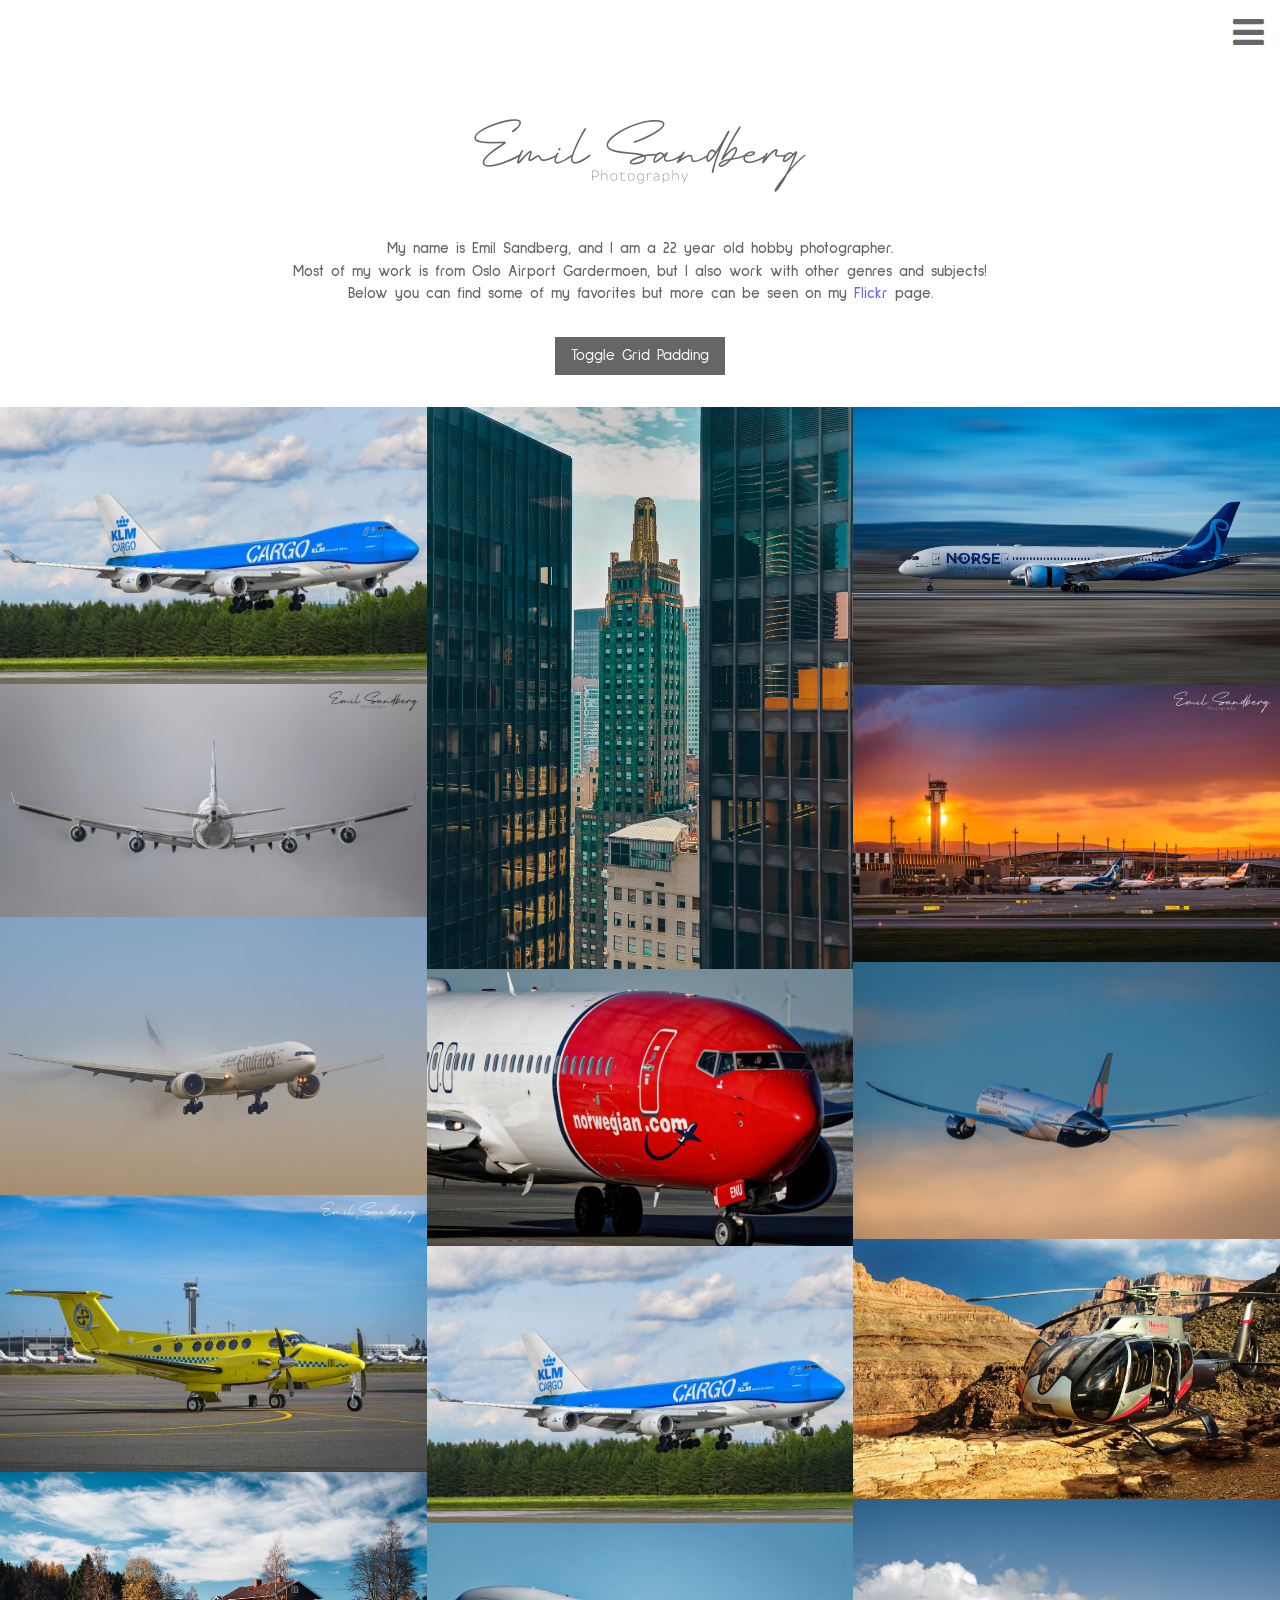
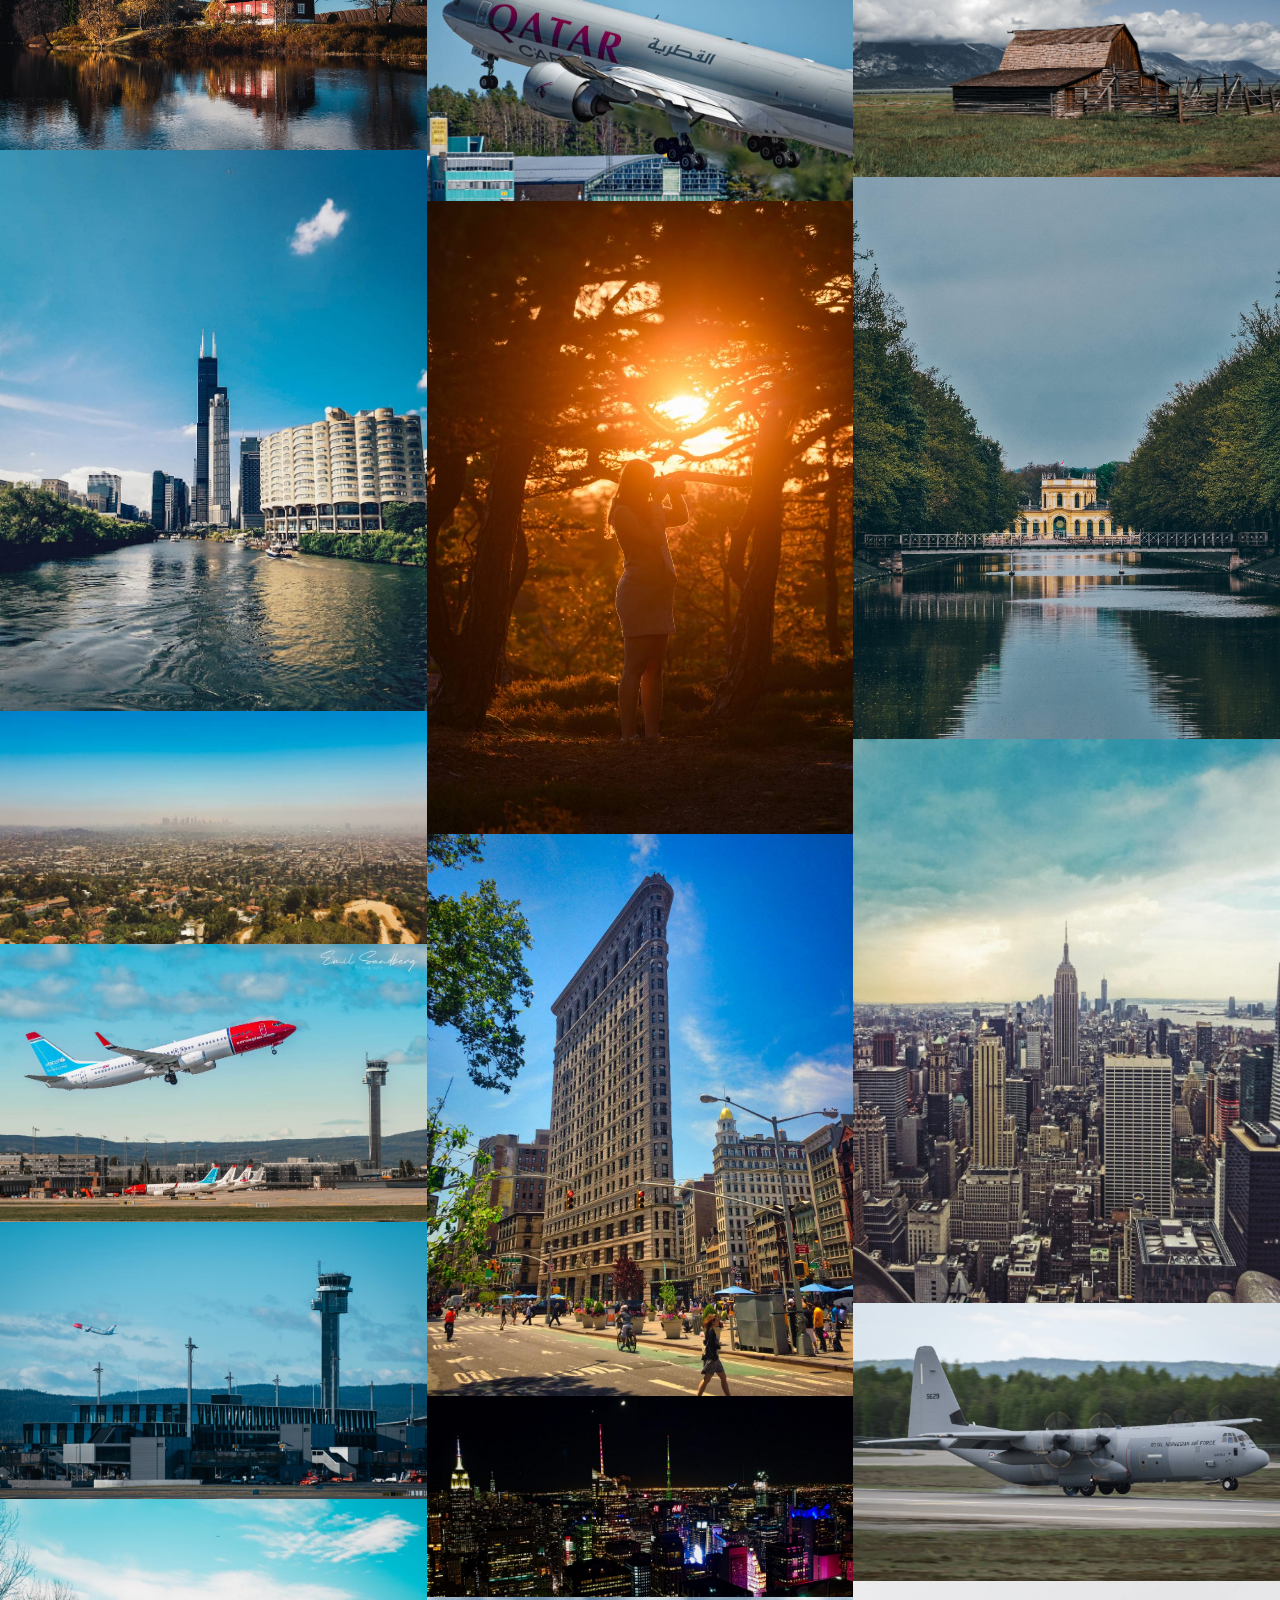
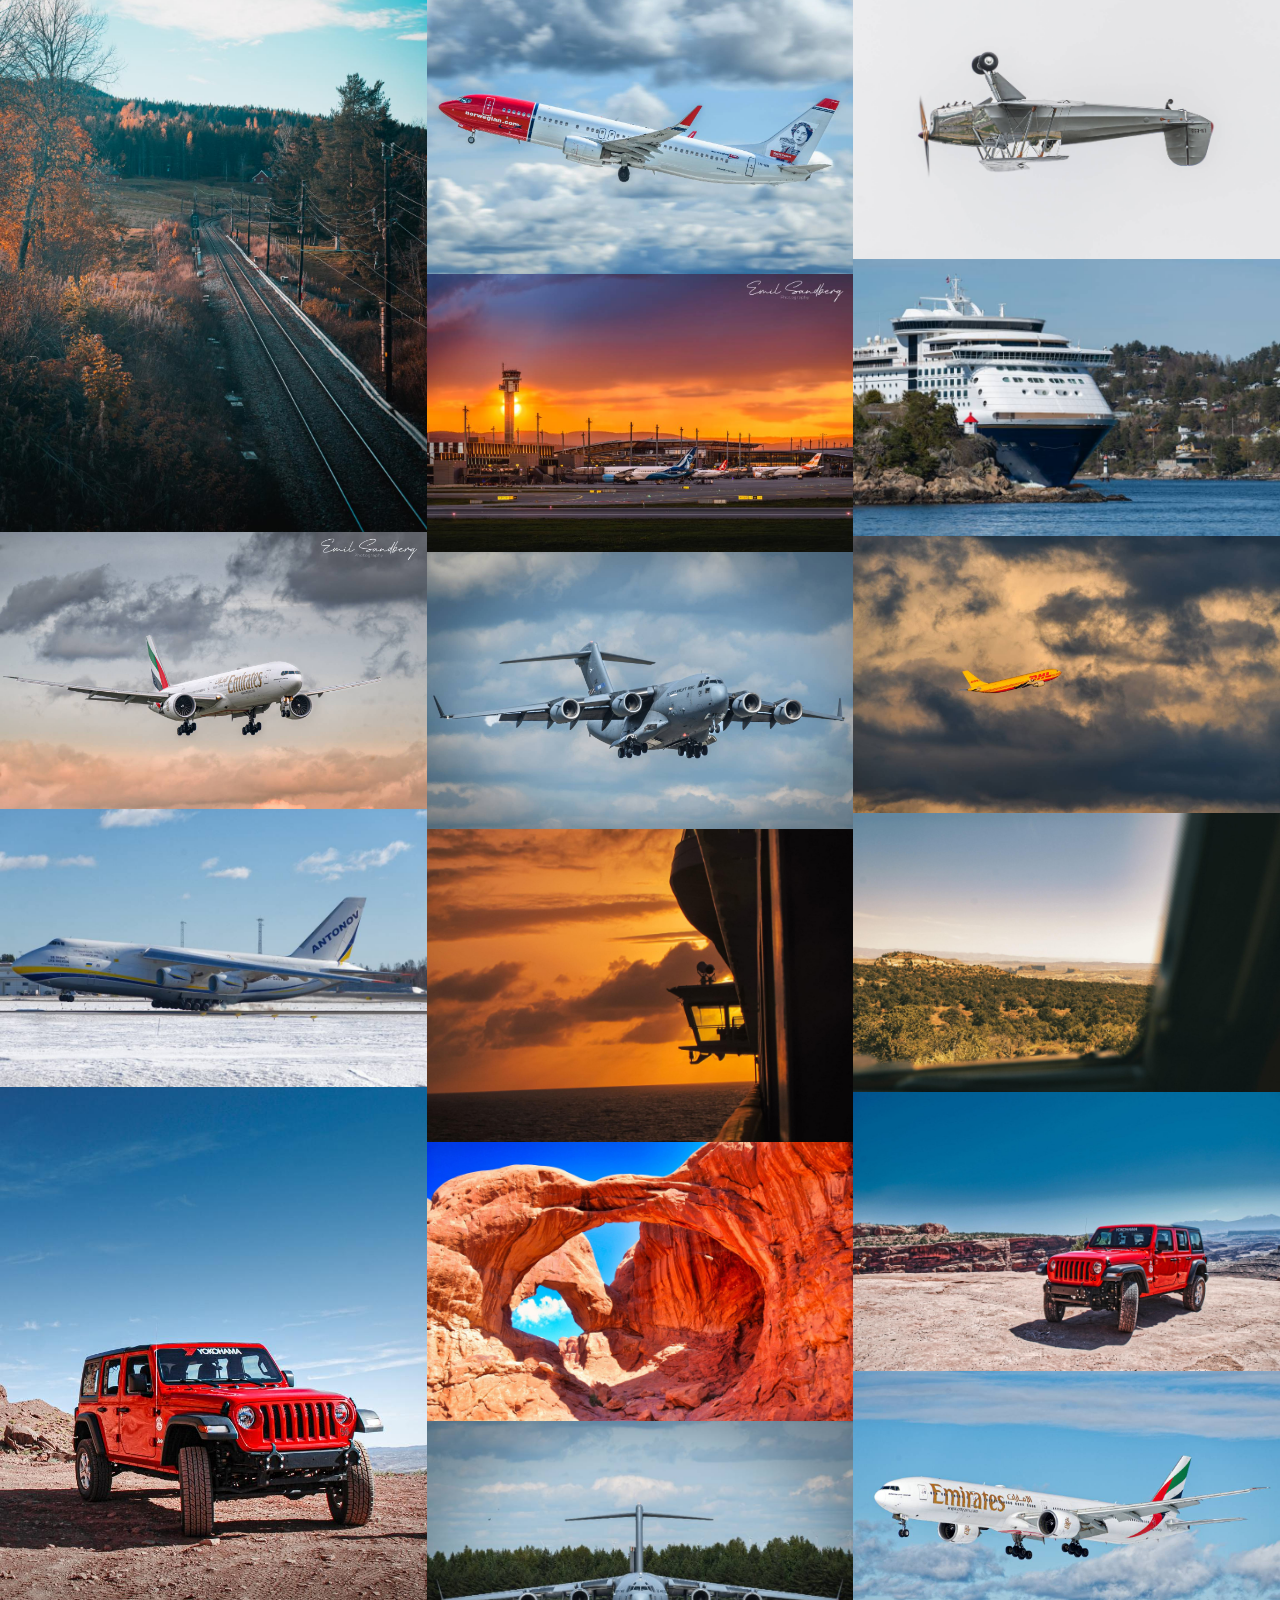
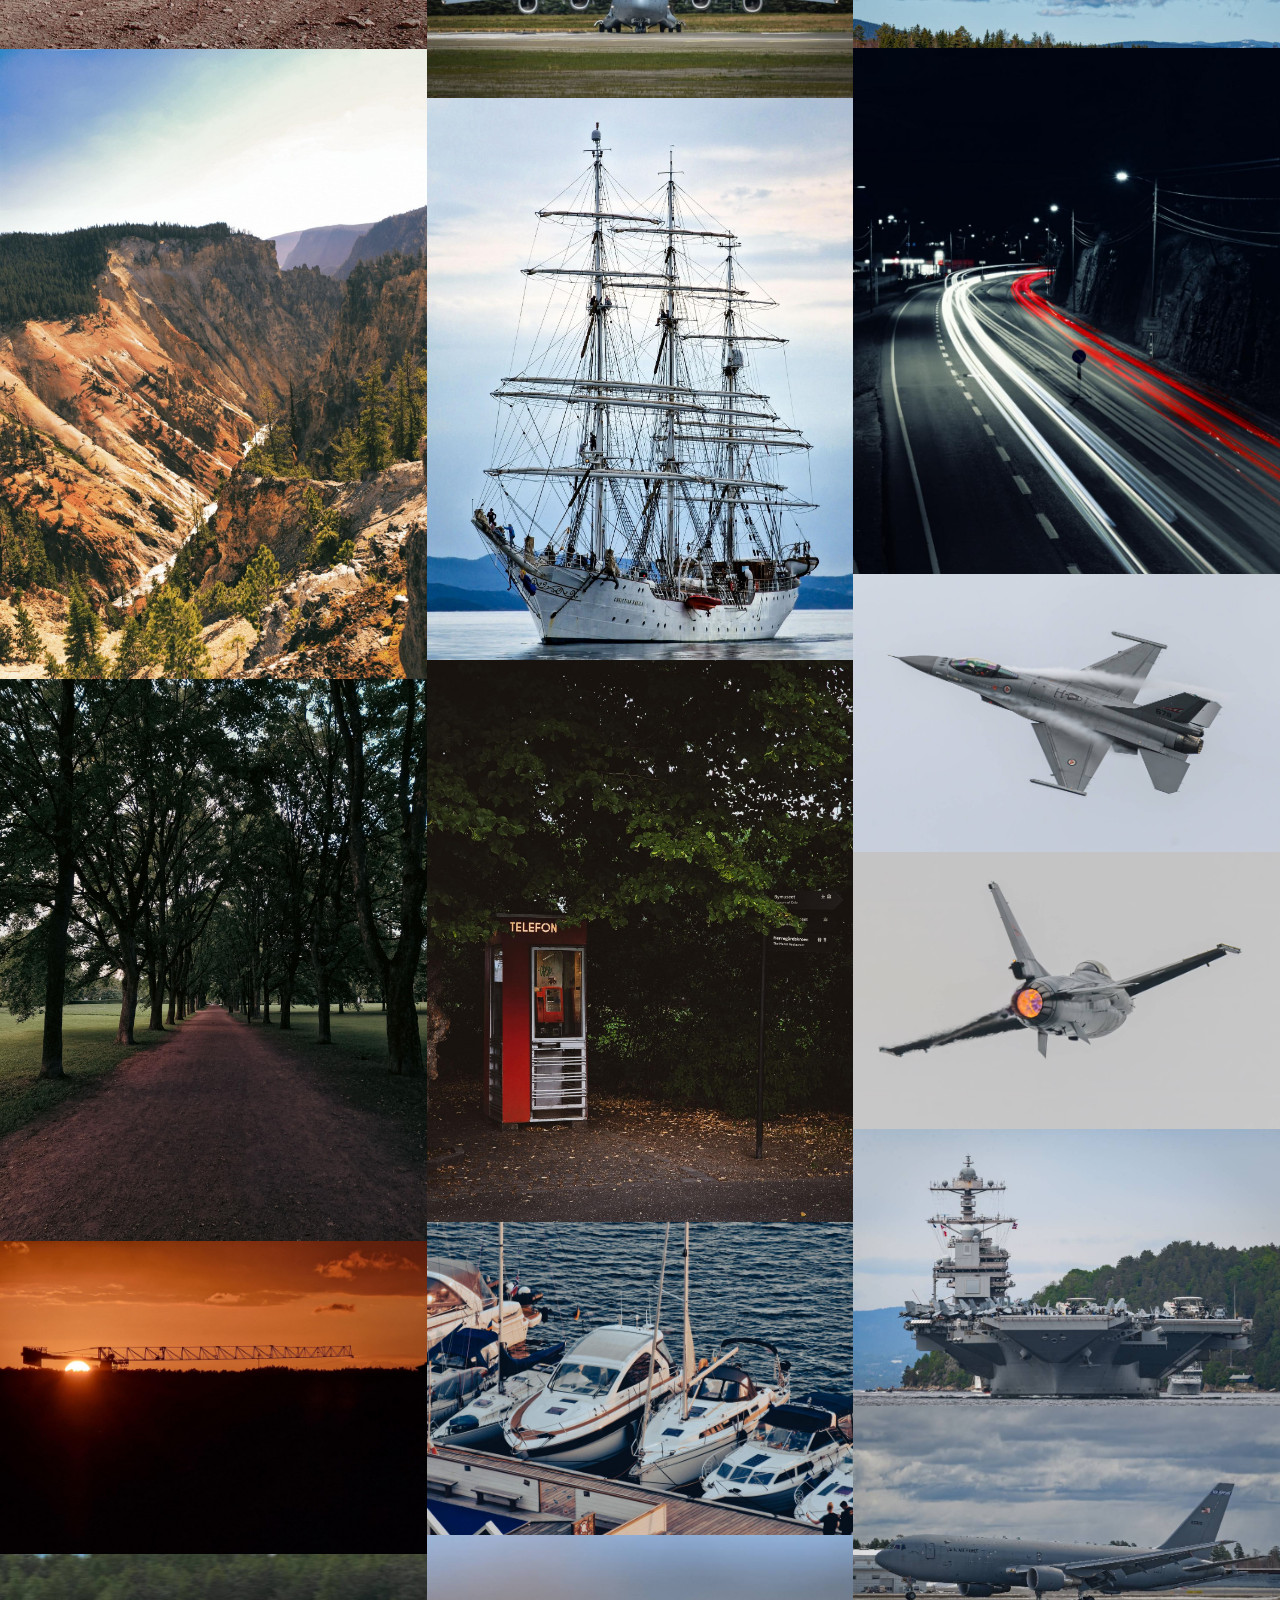
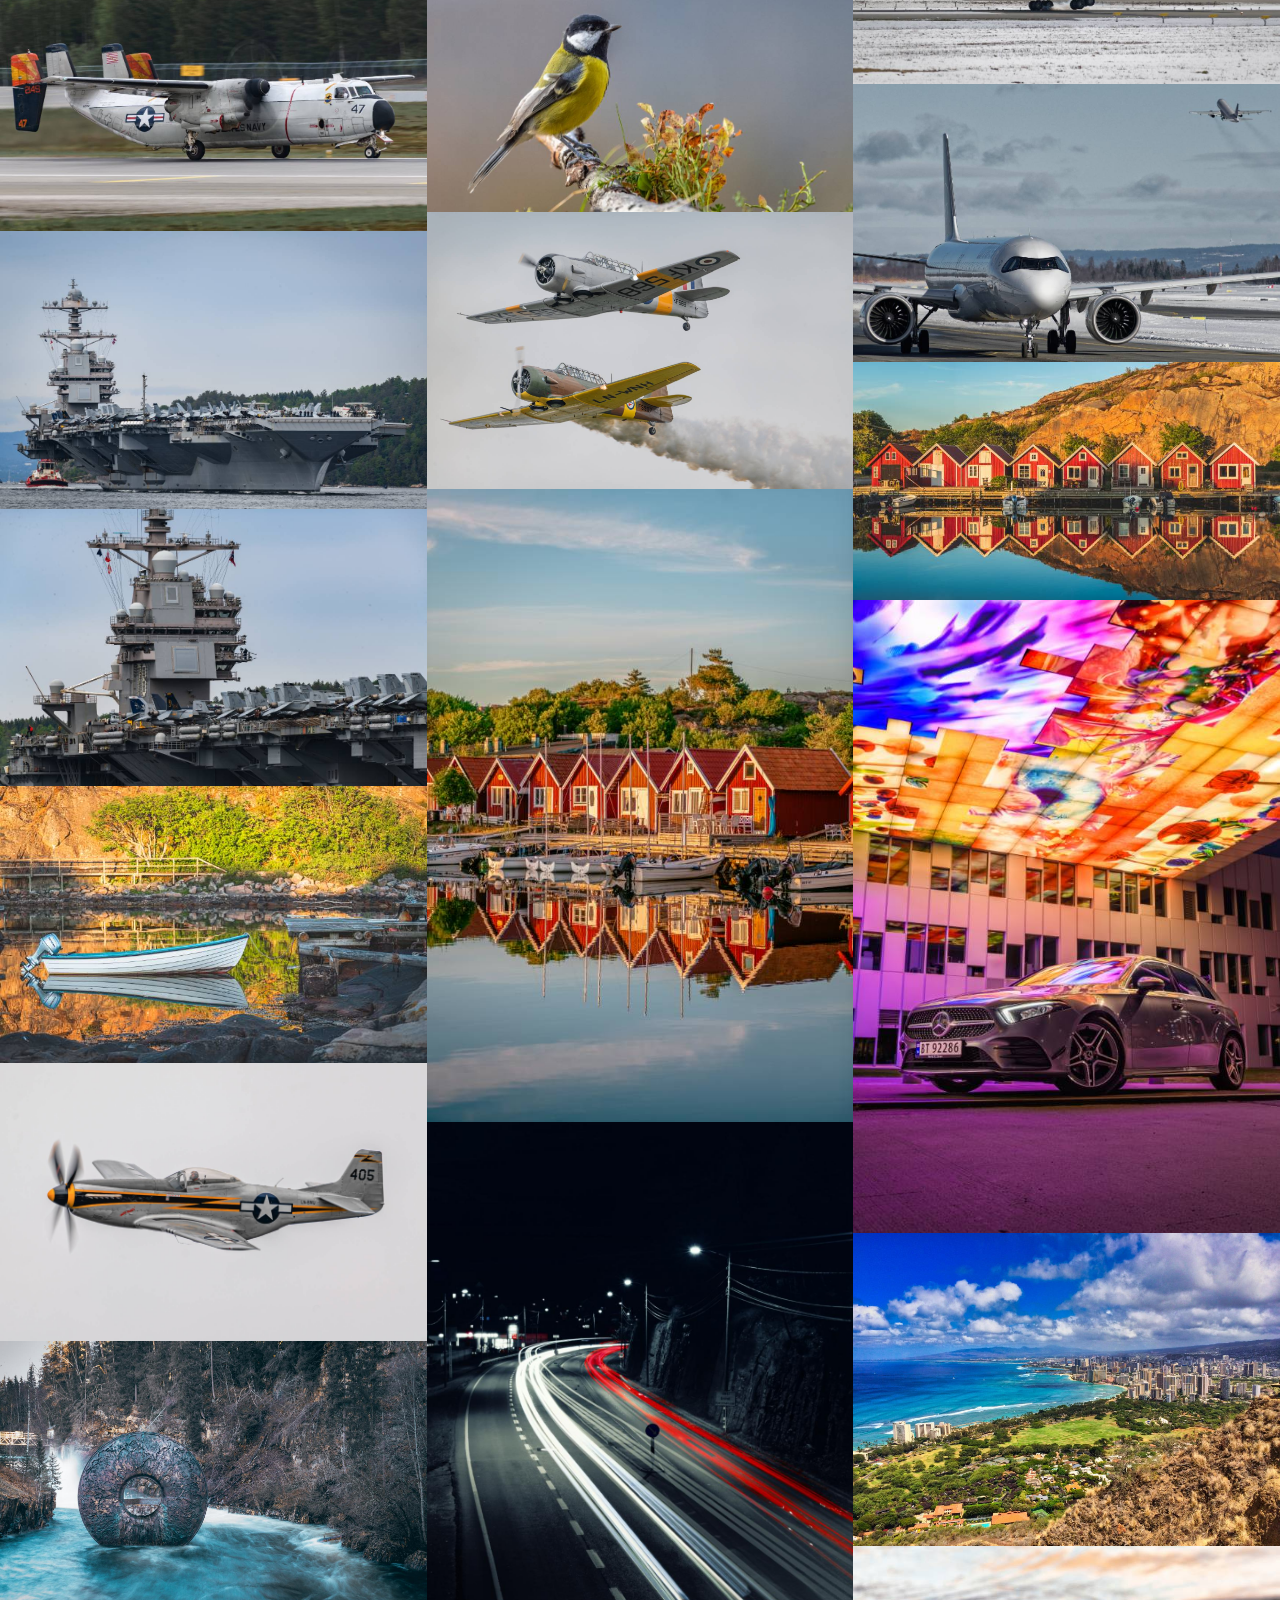
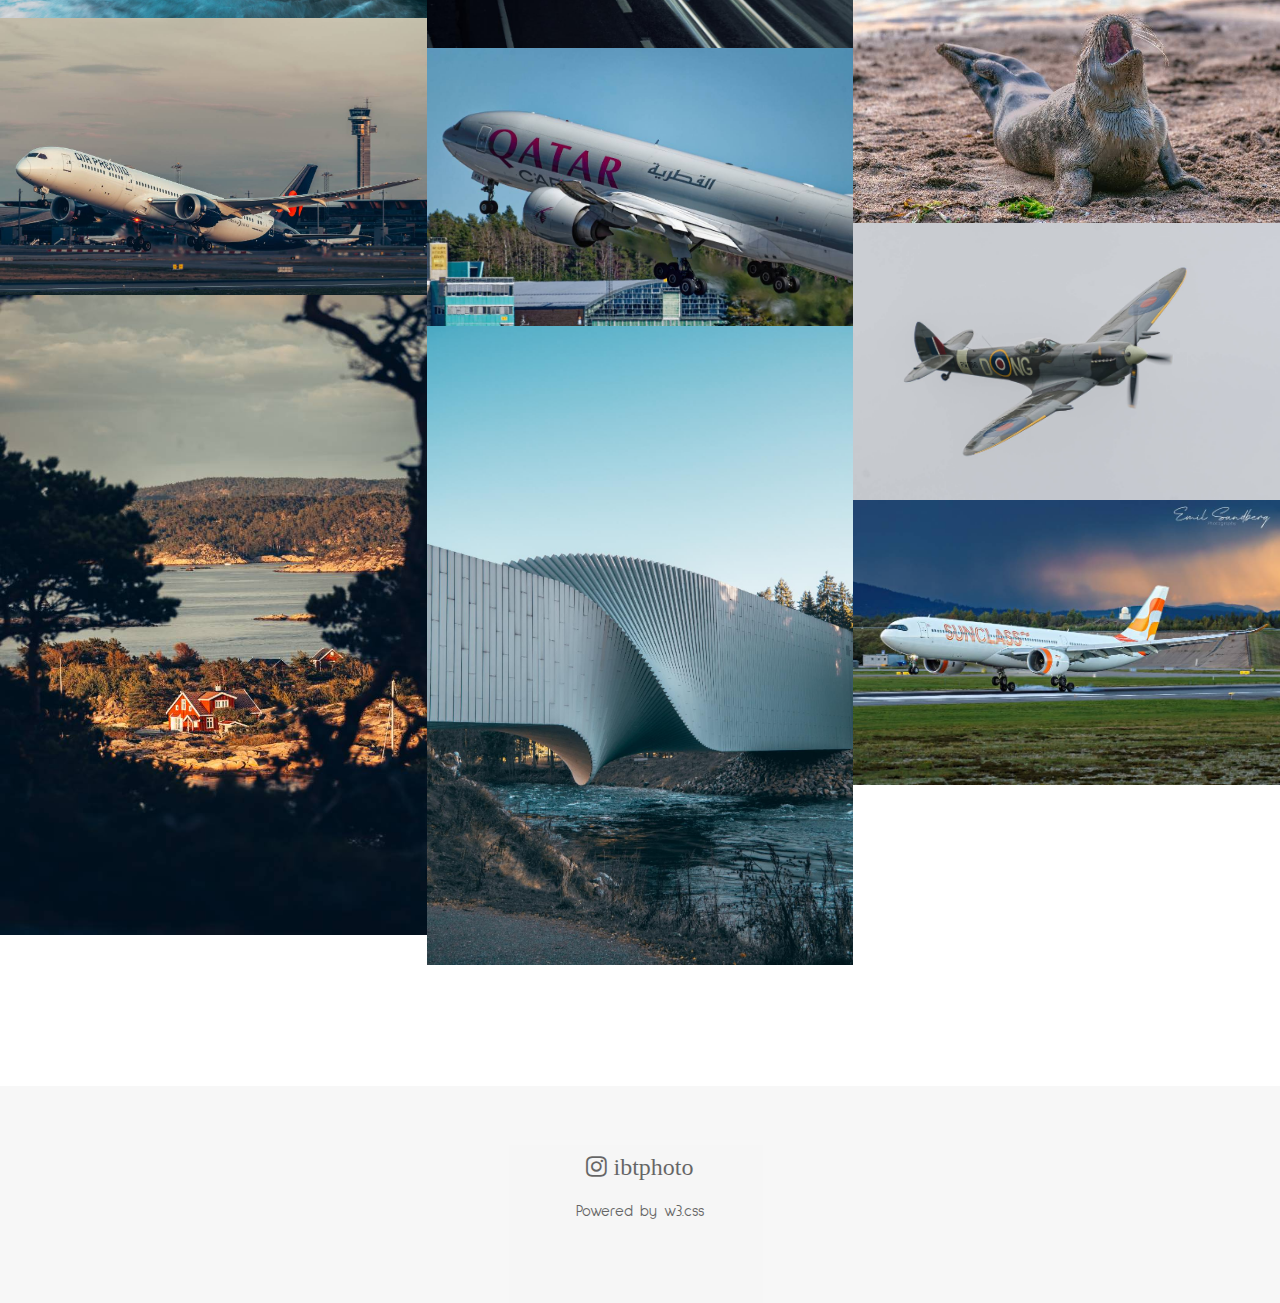
<file: index.html>
<!DOCTYPE html>
<html>
<head>
<title>ibtphoto</title>
<meta charset="UTF-8">
<meta name="viewport" content="width=device-width, initial-scale=1">
<link rel="stylesheet" href="https://www.w3schools.com/w3css/4/w3.css">
<link rel="preconnect" href="https://fonts.googleapis.com">
<link rel="preconnect" href="https://fonts.gstatic.com" crossorigin>
<link href="https://fonts.googleapis.com/css2?family=Bebas+Neue&family=Sulphur+Point:wght@300;400;700&display=swap" rel="stylesheet">
<link rel="stylesheet" href="https://cdnjs.cloudflare.com/ajax/libs/font-awesome/4.7.0/css/font-awesome.min.css">
<link rel="stylesheet" href="css/stylesheet.css">
<link rel="icon" href="images/icon.jpg">
<style>
body,h1 {font-family: "Sulphur Point", sans-serif}
img {margin-bottom: -7px}
.w3-row-padding img {margin-bottom: 12px}
</style>
</head>
<body>

<!-- Sidebar -->
<nav class="w3-sidebar w3-black w3-animate-top w3-xxlarge" style="display:none;padding-top:150px" id="mySidebar">
  <a href="javascript:void(0)" onclick="w3_close()" class="w3-button w3-black w3-xxlarge w3-padding w3-display-topright" style="padding:6px 24px">
    <i class="fa fa-remove"></i>
  </a>
  <div class="w3-bar-block w3-center">
    <a href="index.html" class="w3-bar-item w3-button w3-text-grey w3-hover-black">Photos</a>
    <a href="about.html" class="w3-bar-item w3-button w3-text-grey w3-hover-black">About</a>
  </div>
</nav>

<!-- !PAGE CONTENT! -->
<div class="w3-content" style="max-width:1500px">

<!-- Header -->
<div class="w3-opacity">
<span class="w3-button w3-xxlarge w3-white w3-right" onclick="w3_open()"><i class="fa fa-bars"></i></span> 
<div class="w3-clear"></div>
<header class="w3-center w3-margin-bottom">
  <!-- <h1><b>ibtphoto</b></h1> -->
  <h1><img src="images/logo.png" style="width:400px; height:150px; object-fit: cover;"></h1>
  <p><b>My name is Emil Sandberg, and I am a 22 year old hobby photographer.
  </br>Most of my work is from Oslo Airport Gardermoen, but I also work with other genres and subjects!
  </br> Below you can find some of my favorites but more can be seen on my <a href="https://www.flickr.com/photos/197715849@N08/" class="exLink">Flickr</a> page.
  </b></p>
  <p class="w3-padding-16"><button class="w3-button w3-black" onclick="myFunction()">Toggle Grid Padding</button></p>
</header>
</div>

<!-- Photo Grid -->
<div class="w3-row" id="myGrid" style="margin-bottom:128px">
  <div class="w3-third">
    <img src="images/747.jpg" style="width:100%">
    <img src="images/747-2.jpg" style="width:100%">
    <img src="images/777.jpg" style="width:100%">
    <img src="images/airamb.jpg" style="width:100%">
    <img src="images/house.jpg" style="width:100%">
    <img src="images/chicago1.jpg" style="width:100%">
    <img src="images/la.jpg" style="width:100%">
    <img src="images/norwegian.jpg" style="width:100%">
    <img src="images/osl.jpg" style="width:100%">
    <img src="images/railroad.jpg" style="width:100%">
    <img src="images/777-2.jpg" style="width:100%">
    <img src="images/antonov.jpg" style="width:100%">
    <img src="images/wrangler.jpg" style="width:100%">
    <img src="images/yellowstone.jpg" style="width:100%">
    <img src="images/park1.jpg" style="width:100%">
    <img src="images/crane.jpg" style="width:100%">
    <img src="images/greyhound.jpg" style="width:100%">
    <img src="images/ford2.jpg" style="width:100%">
    <img src="images/ford3.jpg" style="width:100%">
    <img src="images/malmon3.jpg" style="width:100%">
    <img src="images/mustang.jpg" style="width:100%">
    <img src="images/river.jpg" style="width:100%">
    <img src="images/premia2.jpg" style="width:100%">
    <img src="images/stromstad.jpg" style="width:100%">
  </div>

  <div class="w3-third">
    <img src="images/chicago2.jpg" style="width:100%">
    <img src="images/norwegian3.jpg" style="width:100%">
    <img src="images/747.jpg" style="width:100%">
    <img src="images/qatar.jpg" style="width:100%">
    <img src="images/stromstad2.jpg" style="width:100%">
    <img src="images/flb.jpg" style="width:100%">
    <img src="images/newyork.jpg" style="width:100%">
    <img src="images/norwegian2.jpg" style="width:100%">
    <img src="images/osl2.jpg" style="width:100%">
    <img src="images/c17.jpg" style="width:100%">
    <img src="images/ship.jpg" style="width:100%">
    <img src="images/utah.jpg" style="width:100%">
    <img src="images/c17-2.jpg" style="width:100%">
    <img src="images/sailboat.jpg" style="width:100%">
    <img src="images/park2.jpg" style="width:100%">
    <img src="images/boats.jpg" style="width:100%">
    <img src="images/gtit.jpg" style="width:100%">
    <img src="images/harvards.jpg" style="width:100%">
    <img src="images/malmon2.jpg" style="width:100%">
    <img src="images/street.jpg" style="width:100%">
    <img src="images/qatar.jpg" style="width:100%">
    <img src="images/twist.jpg" style="width:100%">
  </div>

  <div class="w3-third">
    <img src="images/norse.jpg" style="width:100%">
    <img src="images/osl2.jpg" style="width:100%">
    <img src="images/premia.jpg" style="width:100%">
    <img src="images/heli.jpg" style="width:100%">
    <img src="images/jmbarn.jpg" style="width:100%">
    <img src="images/kassel.jpg" style="width:100%">
    <img src="images/newyork2.jpg" style="width:100%">
    <img src="images/c130.jpg" style="width:100%">
    <img src="images/casa.jpg" style="width:100%">
    <img src="images/colorline.jpg" style="width:100%">
    <img src="images/dhl.jpg" style="width:100%">
    <img src="images/utahwindow.jpg" style="width:100%">
    <img src="images/wrangler3.jpg" style="width:100%">
    <img src="images/ek.jpg" style="width:100%">
    <img src="images/street.jpg" style="width:100%">
    <img src="images/f16.jpg" style="width:100%">
    <img src="images/f16-2.jpg" style="width:100%">
    <img src="images/ford.jpg" style="width:100%">
    <img src="images/kc46.jpg" style="width:100%">
    <img src="images/lh.jpg" style="width:100%">
    <img src="images/malmon.jpg" style="width:100%">
    <img src="images/merc.jpg" style="width:100%">
    <img src="images/hawaii.jpg" style="width:100%">
    <img src="images/seal.jpg" style="width:100%">
    <img src="images/spitfire.jpg" style="width:100%">
    <img src="images/sunclass.jpg" style="width:100%">
  </div>
</div>

<!-- End Page Content -->
</div>

<!-- Footer -->
<footer class="w3-container w3-padding-64 w3-light-grey w3-center w3-opacity w3-xlarge" style="margin-top:128px"> 
  <i class="fa fa-instagram w3-hover-opacity"> <a href="https://instagram.com/ibtphoto">ibtphoto</a></i>
  <p class="w3-medium">Powered by <a href="https://www.w3schools.com/w3css/default.asp" target="_blank" class="w3-hover-text-green">w3.css</a></p>
</footer>
 
<script>
// Toggle grid padding
function myFunction() {
  var x = document.getElementById("myGrid");
  if (x.className === "w3-row") {
    x.className = "w3-row-padding";
  } else { 
    x.className = x.className.replace("w3-row-padding", "w3-row");
  }
}

// Open and close sidebar
function w3_open() {
  document.getElementById("mySidebar").style.width = "100%";
  document.getElementById("mySidebar").style.display = "block";
}

function w3_close() {
  document.getElementById("mySidebar").style.display = "none";
}
</script>

</body>
</html>
</file>
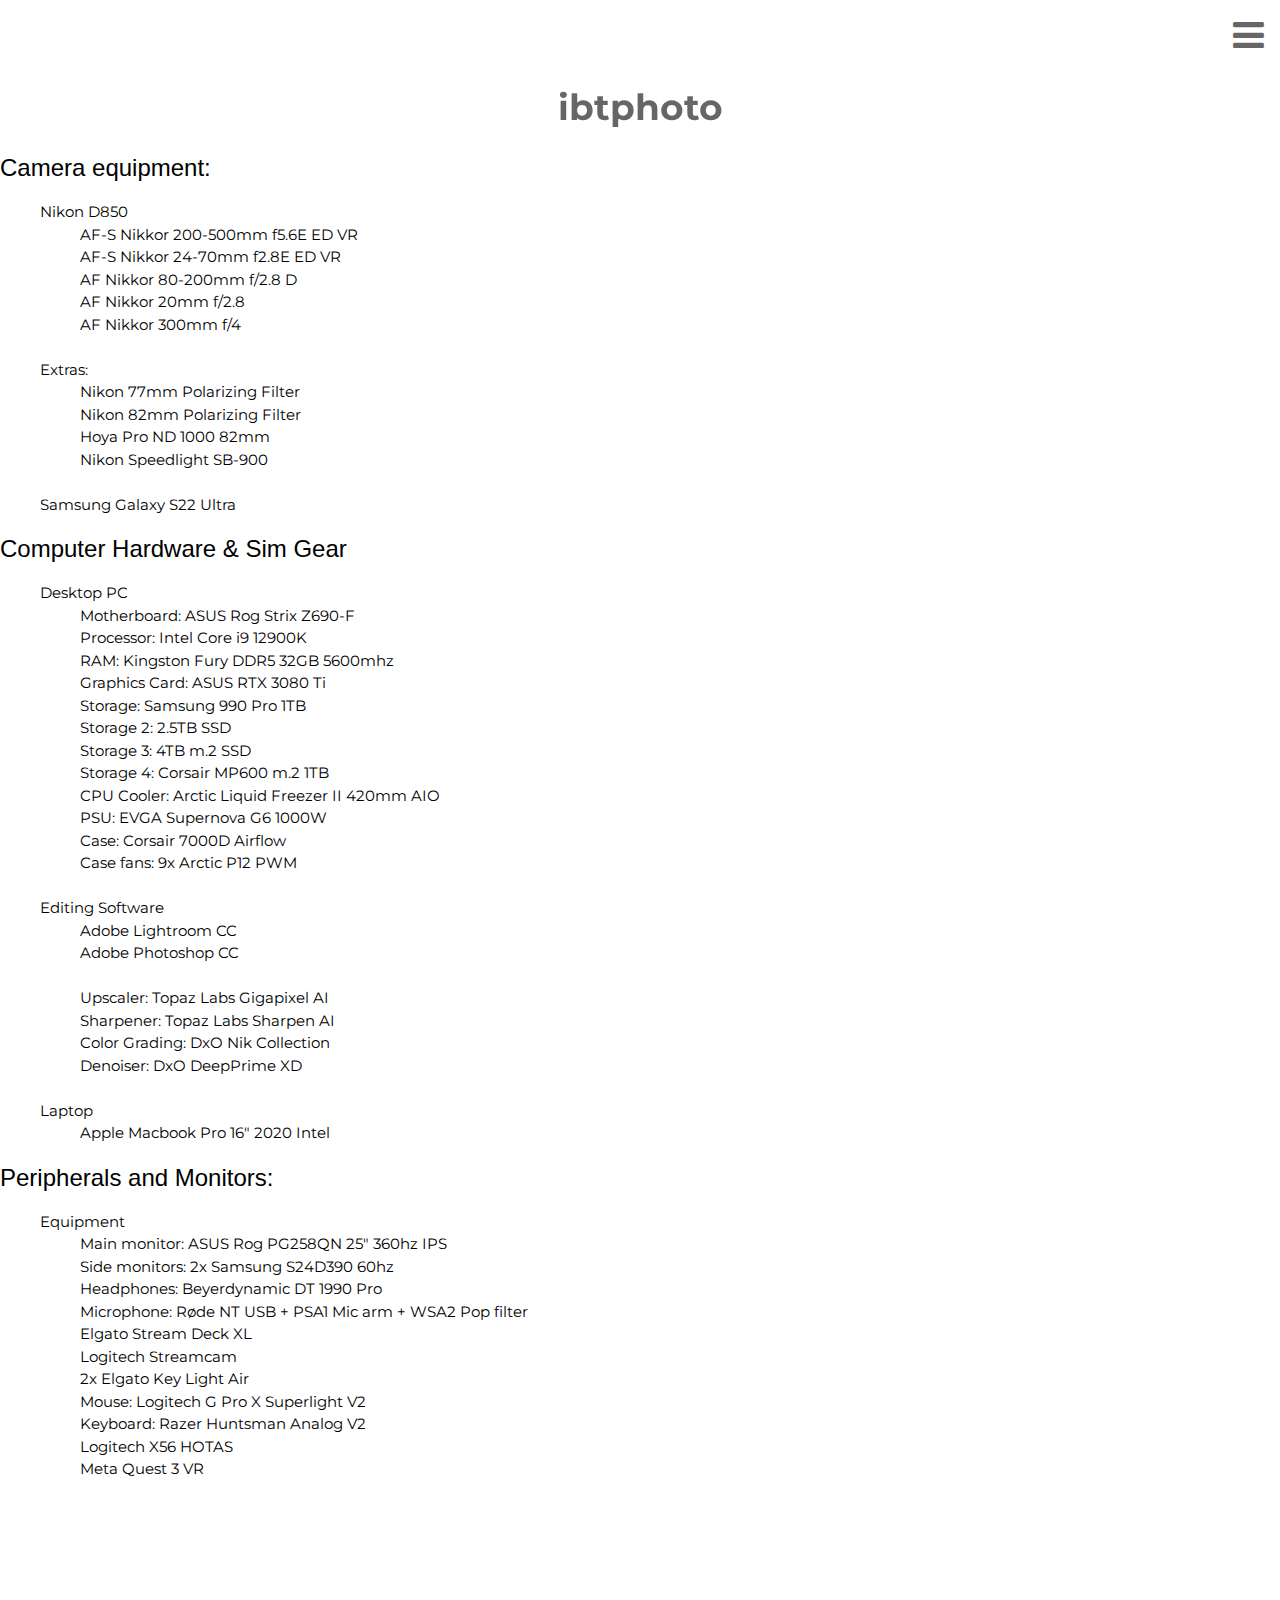
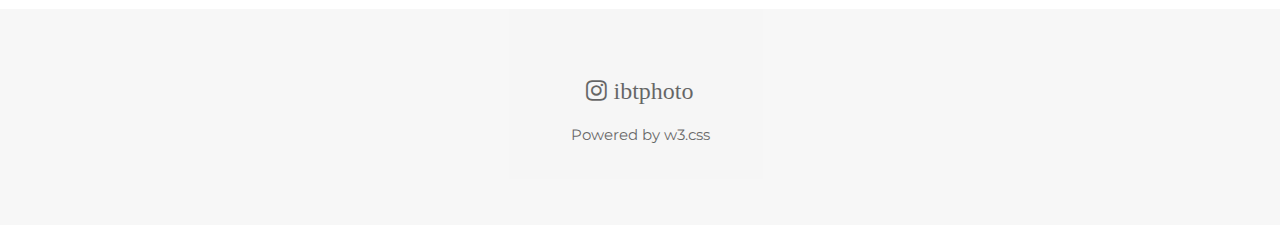
<file: about.html>
<!DOCTYPE html>
<html>
<head>
<title>ibtchip</title>
<meta charset="UTF-8">
<meta name="viewport" content="width=device-width, initial-scale=1">
<link rel="stylesheet" href="https://www.w3schools.com/w3css/4/w3.css">
<link rel="stylesheet" href="https://fonts.googleapis.com/css?family=Montserrat">
<link rel="stylesheet" href="https://cdnjs.cloudflare.com/ajax/libs/font-awesome/4.7.0/css/font-awesome.min.css">
<link rel="stylesheet" href="css/stylesheet.css">
<style>
body,h1 {font-family: "Montserrat", sans-serif}
img {margin-bottom: -7px}
.w3-row-padding img {margin-bottom: 12px}
</style>
</head>
<body>

<!-- Sidebar -->
<nav class="w3-sidebar w3-black w3-animate-top w3-xxlarge" style="display:none;padding-top:150px" id="mySidebar">
  <a href="javascript:void(0)" onclick="w3_close()" class="w3-button w3-black w3-xxlarge w3-padding w3-display-topright" style="padding:6px 24px">
    <i class="fa fa-remove"></i>
  </a>
  <div class="w3-bar-block w3-center">
    <a href="index.html" class="w3-bar-item w3-button w3-text-grey w3-hover-black">Photos</a>
    <a href="about.html" class="w3-bar-item w3-button w3-text-grey w3-hover-black">About</a>
  </div>
</nav>

<!-- !PAGE CONTENT! -->
<div class="w3-content" style="max-width:1500px">

<!-- Header -->
<div class="w3-opacity">
<span class="w3-button w3-xxlarge w3-white w3-right" onclick="w3_open()"><i class="fa fa-bars"></i></span> 
<div class="w3-clear"></div>
<header class="w3-center w3-margin-bottom">
  <h1><b>ibtphoto</b></h1>
</header>
</div>

<!-- Text -->

<h3>Camera equipment:</h3>
<ul>
    <dt>Nikon D850</dt>
    <dd>AF-S Nikkor 200-500mm f5.6E ED VR</dd>
    <dd>AF-S Nikkor 24-70mm f2.8E ED VR</dd>
    <dd>AF Nikkor 80-200mm f/2.8 D</dd>
    <dd>AF Nikkor 20mm f/2.8</dd>
    <dd>AF Nikkor 300mm f/4</dd>
    <dt><br>Extras:</dt>
    <dd>Nikon 77mm Polarizing Filter</dd>
    <dd>Nikon 82mm Polarizing Filter</dd>
    <dd>Hoya Pro ND 1000 82mm</dd>
    <dd>Nikon Speedlight SB-900</dd>
    <dt><br>Samsung Galaxy S22 Ultra</dt>
</ul>

<h3>Computer Hardware & Sim Gear</h3>
<ul>
    <dt>Desktop PC</dt>
    <dd>Motherboard: ASUS Rog Strix Z690-F</dd>
    <dd>Processor: Intel Core i9 12900K</dd>
    <dd>RAM: Kingston Fury DDR5 32GB 5600mhz</dd>
    <dd>Graphics Card: ASUS RTX 3080 Ti</dd>
    <dd>Storage: Samsung 990 Pro 1TB</dd>
    <dd>Storage 2: 2.5TB SSD</dd>
    <dd>Storage 3: 4TB m.2 SSD</dd>
    <dd>Storage 4: Corsair MP600 m.2 1TB</dd>
    <dd>CPU Cooler: Arctic Liquid Freezer II 420mm AIO</dd>
    <dd>PSU: EVGA Supernova G6 1000W</dd>
    <dd>Case: Corsair 7000D Airflow</dd>
    <dd>Case fans: 9x Arctic P12 PWM</dd>
    <dt><br>Editing Software</dt>
    <dd>Adobe Lightroom CC</dd>
    <dd>Adobe Photoshop CC</dd>
    <br>
    <dd>Upscaler: Topaz Labs Gigapixel AI </dd>
    <dd>Sharpener: Topaz Labs Sharpen AI</dd>
    <dd>Color Grading: DxO Nik Collection</dd>
    <dd>Denoiser: DxO DeepPrime XD</dd>
    <dt><br>Laptop</dt>
    <dd>Apple Macbook Pro 16" 2020 Intel</dd>
</ul>

<h3>Peripherals and Monitors:</h3>
<ul>
    <dt>Equipment</dt>
    <dd>Main monitor: ASUS Rog PG258QN 25" 360hz IPS</dd>
    <dd>Side monitors: 2x Samsung S24D390 60hz</dd>
    <dd>Headphones: Beyerdynamic DT 1990 Pro</dd>
    <dd>Microphone: Røde NT USB + PSA1 Mic arm + WSA2 Pop filter</dd>
    <dd>Elgato Stream Deck XL</dd>
    <dd>Logitech Streamcam</dd>
    <dd>2x Elgato Key Light Air</dd>
    <dd>Mouse: Logitech G Pro X Superlight V2</dd>
    <dd>Keyboard: Razer Huntsman Analog V2</dd>
    <dd>Logitech X56 HOTAS</dd>
    <dd>Meta Quest 3 VR</dd>
</ul>

<!-- End Page Content -->
</div>

<!-- Footer -->
<footer class="w3-container w3-padding-64 w3-light-grey w3-center w3-opacity w3-xlarge" style="margin-top:128px"> 
  <i class="fa fa-instagram w3-hover-opacity"> <a href="https://instagram.com/ibtphoto">ibtphoto</a></i>
  <p class="w3-medium">Powered by <a href="https://www.w3schools.com/w3css/default.asp" target="_blank" class="w3-hover-text-green">w3.css</a></p>
</footer>
 
<script>
// Toggle grid padding
function myFunction() {
  var x = document.getElementById("myGrid");
  if (x.className === "w3-row") {
    x.className = "w3-row-padding";
  } else { 
    x.className = x.className.replace("w3-row-padding", "w3-row");
  }
}

// Open and close sidebar
function w3_open() {
  document.getElementById("mySidebar").style.width = "100%";
  document.getElementById("mySidebar").style.display = "block";
}

function w3_close() {
  document.getElementById("mySidebar").style.display = "none";
}
</script>

</body>
</html>
</file>
<file: css/stylesheet.css>
a {
    text-decoration: none;
}

.exLink {
    color: blue;
}
</file>
